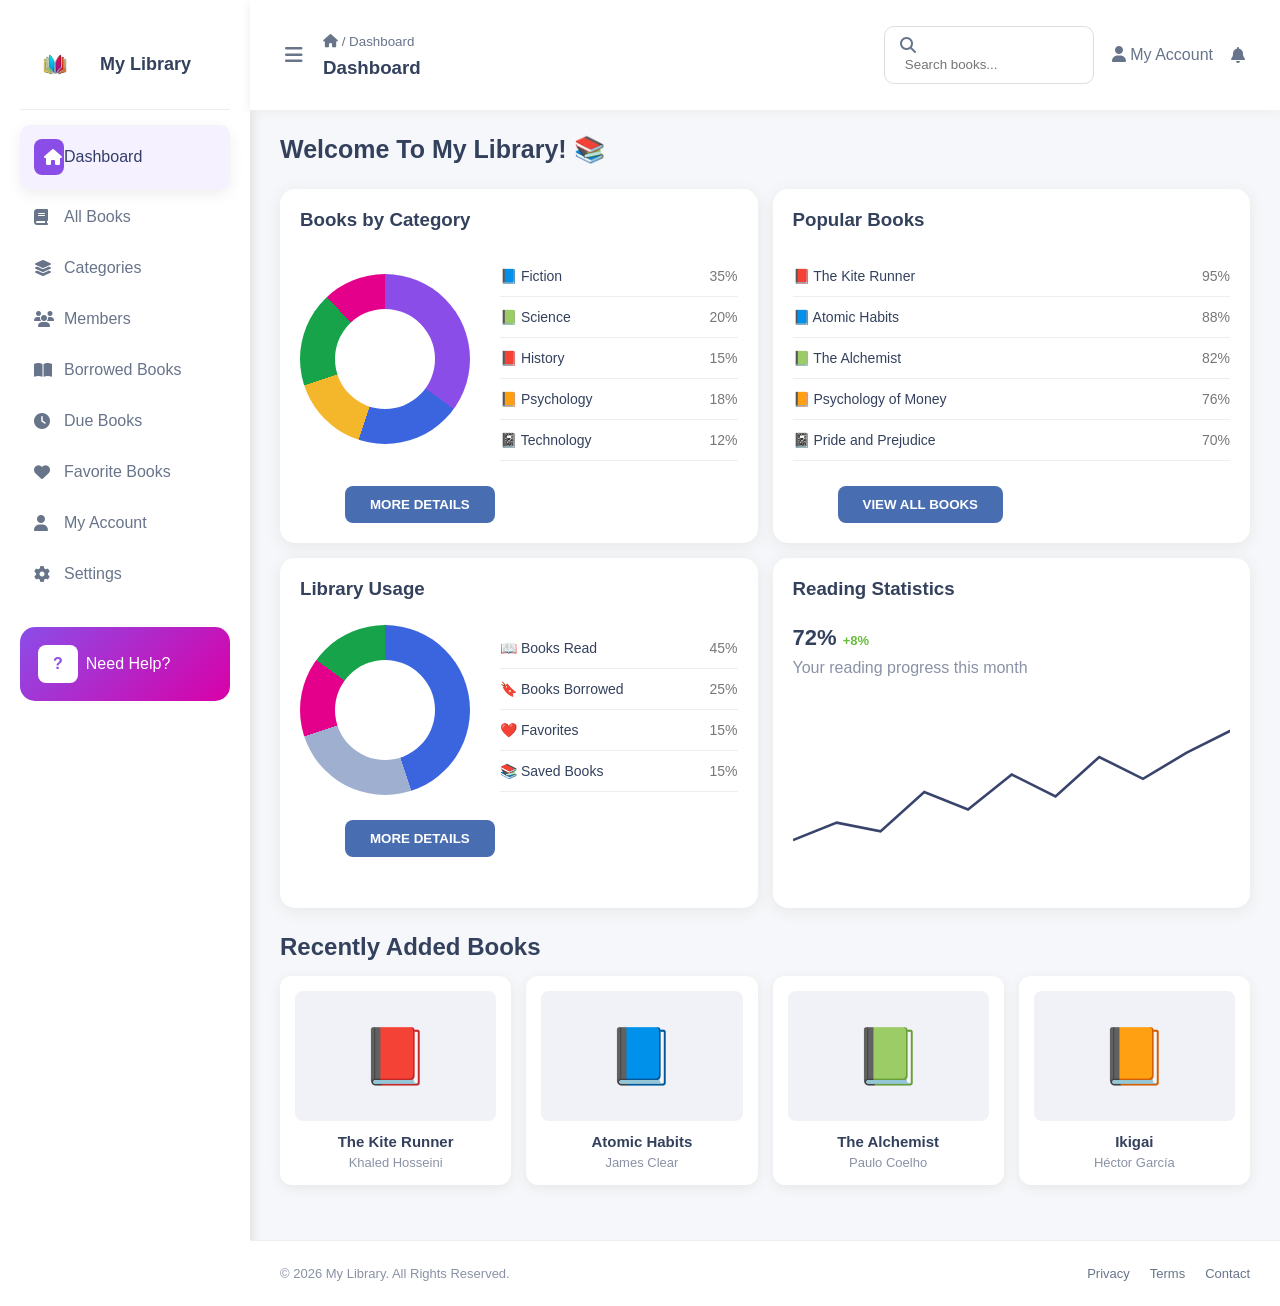
<file: index.html>
<!DOCTYPE html>
<html lang="en">

<head>
    <meta charset="UTF-8">
    <meta name="viewport" content="width=device-width, initial-scale=1.0">

    <title>My Library Dashboard</title>

    <link rel="stylesheet" href="style.css">

    <link rel="stylesheet"
        href="https://cdnjs.cloudflare.com/ajax/libs/font-awesome/6.5.2/css/all.min.css">
</head>

<body>

<div class="dashboard">

    <!-- Sidebar -->
    <aside class="sidebar">

        <div class="logo">
            <img src="book_img.png" alt="Library Logo" class="logo-img">
            <h3>My Library</h3>
        </div>

        <nav>

            <a href="#" class="active">
                <i class="fa-solid fa-house"></i>
                <span>Dashboard</span>
            </a>

            <a href="#">
                <i class="fa-solid fa-book"></i>
                <span>All Books</span>
            </a>

            <a href="#">
                <i class="fa-solid fa-layer-group"></i>
                <span>Categories</span>
            </a>

            <a href="#">
                <i class="fa-solid fa-users"></i>
                <span>Members</span>
            </a>

            <a href="#">
                <i class="fa-solid fa-book-open"></i>
                <span>Borrowed Books</span>
            </a>

            <a href="#">
                <i class="fa-solid fa-clock"></i>
                <span>Due Books</span>
            </a>

            <a href="#">
                <i class="fa-solid fa-heart"></i>
                <span>Favorite Books</span>
            </a>

            <a href="#">
                <i class="fa-solid fa-user"></i>
                <span>My Account</span>
            </a>

            <a href="#">
                <i class="fa-solid fa-gear"></i>
                <span>Settings</span>
            </a>

        </nav>

        <div class="help">
            <b>?</b>
            <span>Need Help?</span>
        </div>

    </aside>


    <!-- Main -->
    <main class="main">

        <!-- Header -->
        <header>

            <div class="header-left">

                <button id="menu">
                    <i class="fa-solid fa-bars"></i>
                </button>

                <div>
                    <small>
                        <i class="fa-solid fa-house"></i>
                        / Dashboard
                    </small>

                    <h3>Dashboard</h3>
                </div>

            </div>


            <div class="header-right">

                <div class="search">

                    <i class="fa-solid fa-magnifying-glass"></i>

                    <input
                        type="text"
                        id="search"
                        placeholder="Search books..."
                    >

                </div>

                <span class="account">
                    <i class="fa-solid fa-user"></i>
                    My Account
                </span>

                <i class="fa-solid fa-bell notification"></i>

            </div>

        </header>


        <!-- Dashboard Content -->
        <section class="content">

            <h1>Welcome To My Library! 📚</h1>


            <!-- Cards -->
            <div class="cards">

                <!-- Books by Category -->
                <div class="card">

                    <h3>Books by Category</h3>

                    <div class="chart-row">

                        <div class="donut donut1">
                            <div></div>
                        </div>

                        <div class="list">

                            <p>
                                📘 Fiction
                                <span>35%</span>
                            </p>

                            <p>
                                📗 Science
                                <span>20%</span>
                            </p>

                            <p>
                                📕 History
                                <span>15%</span>
                            </p>

                            <p>
                                📙 Psychology
                                <span>18%</span>
                            </p>

                            <p>
                                📓 Technology
                                <span>12%</span>
                            </p>

                        </div>

                    </div>

                    <button>MORE DETAILS</button>

                </div>


                <!-- Popular Books -->
                <div class="card">

                    <h3>Popular Books</h3>

                    <div class="book-list">

                        <p>
                            📕 The Kite Runner
                            <span>95%</span>
                        </p>

                        <p>
                            📘 Atomic Habits
                            <span>88%</span>
                        </p>

                        <p>
                            📗 The Alchemist
                            <span>82%</span>
                        </p>

                        <p>
                            📙 Psychology of Money
                            <span>76%</span>
                        </p>

                        <p>
                            📓 Pride and Prejudice
                            <span>70%</span>
                        </p>

                    </div>

                    <button>VIEW ALL BOOKS</button>

                </div>


                <!-- Library Usage -->
                <div class="card">

                    <h3>Library Usage</h3>

                    <div class="chart-row">

                        <div class="donut donut2">
                            <div></div>
                        </div>

                        <div class="list">

                            <p>
                                📖 Books Read
                                <span>45%</span>
                            </p>

                            <p>
                                🔖 Books Borrowed
                                <span>25%</span>
                            </p>

                            <p>
                                ❤️ Favorites
                                <span>15%</span>
                            </p>

                            <p>
                                📚 Saved Books
                                <span>15%</span>
                            </p>

                        </div>

                    </div>

                    <button>MORE DETAILS</button>

                </div>


                <!-- Reading Statistics -->
                <div class="card reading">

                    <h3>Reading Statistics</h3>

                    <h2>
                        72%
                        <span>+8%</span>
                    </h2>

                    <p class="subtitle">
                        Your reading progress this month
                    </p>

                    <div class="line-chart">

                        <svg viewBox="0 0 500 180">

                            <polyline
                                points="
                                0,145
                                50,125
                                100,135
                                150,90
                                200,110
                                250,70
                                300,95
                                350,50
                                400,75
                                450,45
                                500,20
                                "
                                fill="none"
                                stroke="#39446d"
                                stroke-width="3"
                            />

                        </svg>

                    </div>

                </div>

            </div>


            <!-- Recently Added Books -->
            <div class="books-section">

                <h2>Recently Added Books</h2>

                <div class="books">

                    <div class="book">

                        <div class="cover">📕</div>

                        <h3>The Kite Runner</h3>

                        <p>Khaled Hosseini</p>

                    </div>


                    <div class="book">

                        <div class="cover">📘</div>

                        <h3>Atomic Habits</h3>

                        <p>James Clear</p>

                    </div>


                    <div class="book">

                        <div class="cover">📗</div>

                        <h3>The Alchemist</h3>

                        <p>Paulo Coelho</p>

                    </div>


                    <div class="book">

                        <div class="cover">📙</div>

                        <h3>Ikigai</h3>

                        <p>Héctor García</p>

                    </div>

                </div>

            </div>

        </section>


        <!-- Footer -->
        <footer class="footer">

            <div>
                <p>© 2026 My Library. All Rights Reserved.</p>
            </div>

            <div class="footer-links">
                <a href="#">Privacy</a>
                <a href="#">Terms</a>
                <a href="#">Contact</a>
            </div>

        </footer>

    </main>

</div>


<script src="script.js"></script>

</body>
</html>
</file>
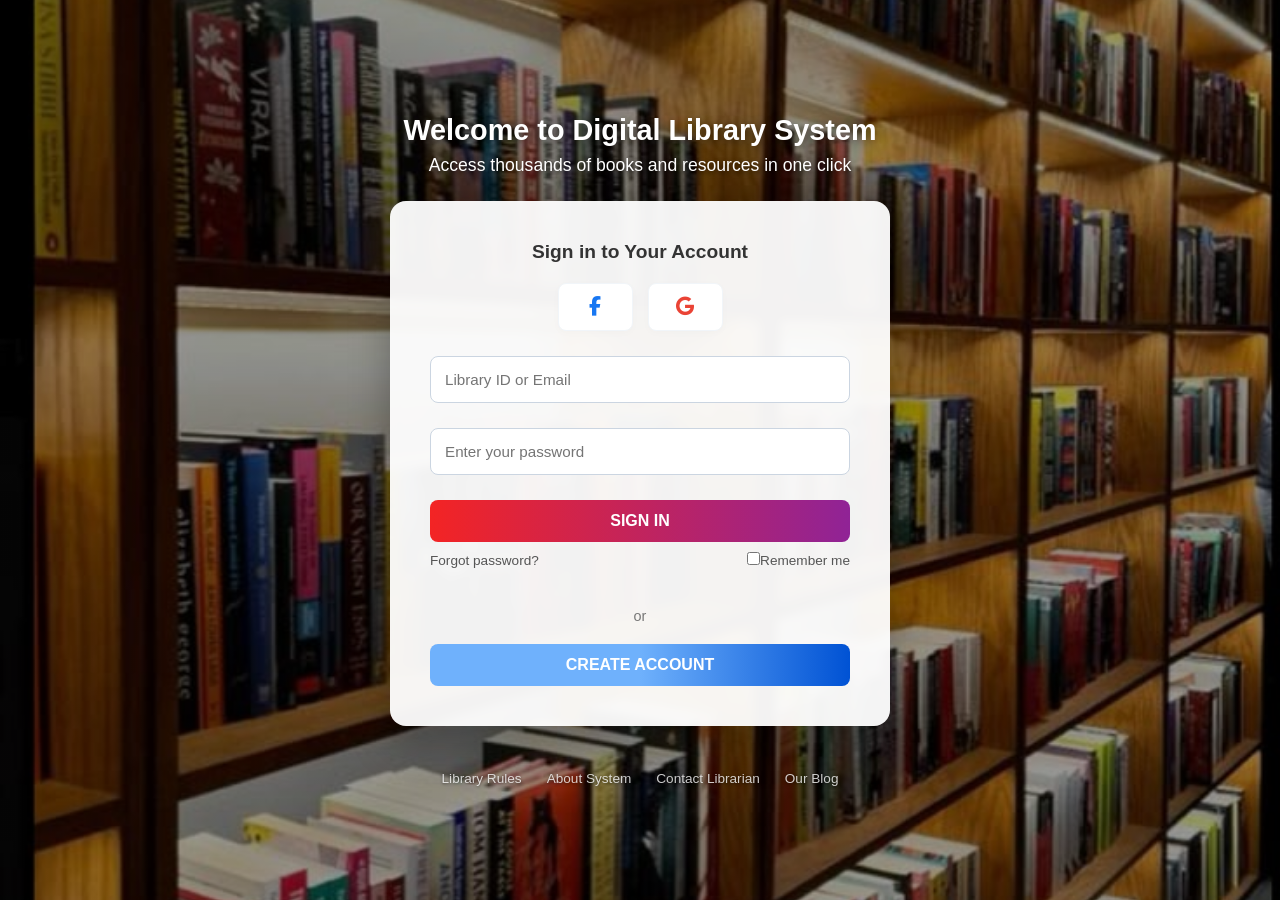
<file: login.html>
<!DOCTYPE html>
<html lang="en">
<head>
    <meta charset="UTF-8">
    <meta name="viewport" content="width=device-width, initial-scale=1.0">
    <title>Login - Digital Library System</title>
    <link rel="stylesheet" href="./login.css">
    <link rel="stylesheet" href="https://cdnjs.cloudflare.com/ajax/libs/font-awesome/6.5.1/css/all.min.css">
</head>
<body>

    <div class="main-container">
        <div class="welcome-section">
            <h1>Welcome to Digital Library System</h1>
            <p>Access thousands of books and resources in one click</p>
        </div>

        <div class="login-card">
            <h2>Sign in to Your Account</h2>
            <div class="social-buttons">
                <button class="social-btn fb"><i class="fab fa-facebook-f"></i></button>
                <button class="social-btn google"><i class="fab fa-google"></i></button>
            </div>
            <form id="login-form">
                <input type="text" id="email" placeholder="Library ID or Email" required>
                <input type="password" id="password" placeholder="Enter your password" required>
                <button type="submit" class="btn-submit">SIGN IN</button>
                   <div class="form-helpers">
                    <a href="#">Forgot password?</a>
                    <label><input type="checkbox">Remember me</label>
                   </div>
                   </form>
            <div class="or-divider">or</div>
                <button class="btn-register">CREATE ACCOUNT</button>
                </div>

        <div class="footer-links">
            <a href="#">Library Rules</a>
            <a href="#">About System</a>
            <a href="#">Contact Librarian</a>
            <a href="#">Our Blog</a>
        </div>
    </div>
    <script src="login.js"></script>

</body>
</html>
</file>
<file: style.css>
* {
    margin: 0;
    padding: 0;
    box-sizing: border-box;
}

body {
    font-family: Arial, sans-serif;
    background: #f5f7fa;
    color: #34415d;
}

.dashboard {
    display: flex;
    min-height: 100vh;
}

.sidebar {
    width: 250px;
    background: white;
    padding: 20px;
    box-shadow: 2px 0 10px #ddd;
    flex-shrink: 0;

    transition:
        width 0.3s ease,
        padding 0.3s ease,
        left 0.3s ease;
}

.sidebar.collapsed {
    width: 0;
    padding: 0;
    overflow: hidden;
}

.logo {
    min-height: 90px;
    display: flex;
    align-items: center;
    gap: 10px;

    border-bottom: 1px solid #eee;
    margin-bottom: 15px;
}

.logo-img {
    width: 70px;
    height: 70px;
    object-fit: contain;
}

.logo h3 {
    font-size: 18px;
}

nav a {
    display: flex;
    align-items: center;

    padding: 14px;
    margin: 5px 0;

    text-decoration: none;
    color: #68748a;

    border-radius: 10px;

    transition: 0.3s;
}

nav a i {
    width: 30px;
    font-size: 16px;
}

nav a:hover,
nav .active {
    background: #f5f1ff;
    color: #333c68;

    box-shadow: 0 5px 15px #eee;
}

nav .active i {
    background: #8b4de8;
    color: white;

    padding: 10px;
    border-radius: 8px;
}

.help {
    margin-top: 30px;
    padding: 18px;

    min-height: 70px;

    border-radius: 15px;

    background: linear-gradient(
        135deg,
        #8b4de8,
        #d900a8
    );

    color: white;

    display: flex;
    align-items: center;
}

.help b {
    background: white;
    color: #8b4de8;

    padding: 10px 15px;

    border-radius: 8px;

    margin-right: 8px;
}

.main {
    flex: 1;
    min-width: 0;
}

header {
    min-height: 110px;

    background: white;

    display: flex;
    align-items: center;
    justify-content: space-between;

    padding: 20px 35px;

    box-shadow: 0 2px 10px #eee;
}

.header-left {
    display: flex;
    align-items: center;
    gap: 20px;
}

.header-left small {
    color: #68748a;
}

.header-left h3 {
    margin-top: 7px;
}

#menu {
    border: none;
    background: none;

    font-size: 20px;

    cursor: pointer;

    color: #68748a;
}

.header-right {
    display: flex;
    align-items: center;

    gap: 18px;
}

.search {
    width: 210px;

    padding: 10px 15px;

    border: 1px solid #ddd;

    border-radius: 10px;

    background: white;
}

.search i {
    color: #68748a;
}

.search input {
    width: 160px;

    border: none;
    outline: none;

    margin-left: 5px;
}


.account {
    color: #68748a;
}


.notification {
    color: #68748a;
    cursor: pointer;
}

.content {
    padding: 25px 30px;
}

.content > h1 {
    margin-bottom: 25px;

    font-size: 25px;
}


.cards {
    display: grid;

    grid-template-columns: 1fr 1fr;

    gap: 15px;
}

.card {
    background: white;

    border-radius: 15px;

    padding: 20px;

    min-height: 350px;

    box-shadow: 0 3px 15px #e7e7e7;
}

.card h3 {
    margin-bottom: 25px;
}


.chart-row {
    display: flex;
    align-items: center;

    gap: 30px;
}

.donut {
    width: 170px;
    height: 170px;

    border-radius: 50%;

    display: flex;
    align-items: center;
    justify-content: center;

    flex-shrink: 0;
}

.donut div {
    width: 100px;
    height: 100px;

    background: white;

    border-radius: 50%;
}

.donut1 {
    background: conic-gradient(
        #8b4de8 0 35%,
        #3b65df 35% 55%,
        #f4b72b 55% 70%,
        #16a34a 70% 88%,
        #e5008c 88%
    );
}


.donut2 {
    background: conic-gradient(
        #3b65df 0 45%,
        #9eafd0 45% 70%,
        #e5008c 70% 85%,
        #16a34a 85%
    );
}


.list {
    flex: 1;
}

.list p,
.book-list p {
    border-bottom: 1px solid #eee;

    padding: 12px 0;

    font-size: 14px;
}

.list span,
.book-list span {
    float: right;

    color: #777;
}


.card button {
    margin-top: 25px;
    margin-left: 45px;

    border: none;

    background: #496db1;

    color: white;

    padding: 11px 25px;

    border-radius: 8px;

    cursor: pointer;

    font-weight: bold;

    transition: 0.3s;
}

.card button:hover {
    background: #7d92bb;
}

.reading h2 {
    font-size: 22px;
}

.reading h2 span {
    color: #68bd3c;

    font-size: 13px;
}

.subtitle {
    margin-top: 8px;

    color: #8992a5;
}

.line-chart {
    margin-top: 25px;
}

.line-chart svg {
    width: 100%;
    height: 180px;
}
.books-section {
    margin-top: 25px;
}

.books-section h2 {
    margin-bottom: 15px;
}

.books {
    display: grid;

    grid-template-columns:
        repeat(4, 1fr);

    gap: 15px;
}

.book {
    background: white;

    padding: 15px;

    border-radius: 12px;

    text-align: center;

    box-shadow: 0 3px 12px #e7e7e7;

    transition: 0.3s;
}

.book:hover {
    transform: translateY(-5px);
}

.cover {
    height: 130px;

    background: #f1f2f7;

    border-radius: 8px;

    display: flex;
    align-items: center;
    justify-content: center;

    font-size: 55px;

    margin-bottom: 12px;
}

.book h3 {
    font-size: 15px;

    margin-bottom: 5px;
}

.book p {
    color: #8992a5;

    font-size: 13px;
}


.footer {
    margin-top: 30px;

    padding: 25px 30px;

    background: white;

    border-top: 1px solid #eee;

    display: flex;

    justify-content: space-between;

    align-items: center;

    color: #8992a5;

    font-size: 13px;
}

.footer-links {
    display: flex;

    gap: 20px;
}

.footer-links a {
    text-decoration: none;

    color: #68748a;
}

.footer-links a:hover {
    color: #8b4de8;
}

@media (max-width: 1000px) {

    .sidebar {
        width: 210px;
    }

    .books {
        grid-template-columns:
            repeat(2, 1fr);
    }

    .header-right .account {
        display: none;
    }
}

@media (max-width: 750px) {

    /* Sidebar */

    .sidebar {
        position: fixed;

        left: -250px;
        top: 0;

        width: 250px;

        height: 100vh;

        padding: 20px;

        z-index: 1000;

        transition: left 0.3s ease;

        overflow-y: auto;
    }

    .sidebar.show {
        left: 0;
    }

    header {
        padding: 15px;
    }

    .content {
        padding: 15px;
    }

    .cards {
        grid-template-columns: 1fr;
    }

    .header-right {
        gap: 8px;
    }

    .search {
        width: 150px;
    }

    .search input {
        width: 100px;
    }

    #menu {
        display: block;

        cursor: pointer;
    }

    .footer {
        flex-direction: column;

        gap: 15px;

        text-align: center;
    }
}

@media (max-width: 500px) {

    .books {
        grid-template-columns: 1fr;
    }


    .chart-row {
        flex-direction: column;
    }


    .list {
        width: 100%;
    }


    .content > h1 {
        font-size: 20px;
    }


    .header-right .notification {
        display: none;
    }


    .search {
        width: 130px;
    }


    .search input {
        width: 80px;
    }


    .card button {
        margin-left: 0;
    }
}
</file>
<file: login.css>
* {
    margin: 0;
    padding: 0;
    box-sizing: border-box;
    font-family: Arial, sans-serif;
}

body {
    margin: 0;
    padding: 0;
    min-height: 100vh;
    overflow: hidden;
    display: flex;
    justify-content: center;
    align-items: center;
    background-image: linear-gradient(rgba(0, 0, 0, 0.4), rgba(0, 0, 0, 0.4)), 
                  url('\ imge.jpeg');
    background-size: cover;
    background-position: center;
    background-repeat: no-repeat;
    background-attachment: fixed;
}

.main-container {
    width: 100%;
    max-width: 1200px;
    display: flex;
    flex-direction: column;
    align-items: center;
    justify-content: center;
    padding: 10px;
}

.welcome-section {
    text-align: center;
    color: white;
    margin-bottom: 25px;
}

.welcome-section h1 {
    font-size: 1.8rem;
    margin-bottom: 8px;
    font-weight: bold;
    text-shadow: 0 2px 10px rgba(0, 0, 0, 0.5);
}

.welcome-section p {
    font-size: 1.1rem;
    text-shadow: 0 2px 5px rgba(0, 0, 0, 0.5);
}

.login-card {
    background: rgba(255, 255, 255, 0.95); 
    padding: 40px;
    border-radius: 16px;
    width: 100%;
    max-width: 500px;
    box-shadow: 0 20px 40px rgba(0, 0, 0, 0.3);
    text-align: center;
    backdrop-filter: blur(5px); 
}

.login-card form {
    display: flex;
    flex-direction:column;
    gap:10px;
    width:100%
}
.login-card h2 {
    color: #333;
    font-size: 1.2rem;
    margin-bottom: 20px;
    font-weight: 600;
}

.social-buttons {
    display: flex;
    justify-content: center;
    gap: 15px;
    margin-top: 15px;
    margin-bottom: 25px;
}

.social-btn {
    width: 75px;
    height: 48px;
    border: 1px solid #f1f5f9;
    border-radius: 8px;
    background: #ffffff;
    cursor: pointer;
    font-size: 1.2rem;
    display: flex;
    justify-content: center;
    align-items: center;
    transition: all 0.2s;
    box-shadow: 0 2px 8px rgba(0,0,0,0.02);
}

.social-btn img {
    height: 22px;
    width: auto;
    object-fit: containss;
}

.social-btn:hover {
    border-color: #007bff;
    box-shadow: 0 2px 8px rgba(0,0,0,0.1);
}

.social-btn.fb { color: #1877f2; }
.social-btn.google { color: #ea4335; }

input[type="text"], input[type="password"] {
    width: 100%;
    padding: 14px;
    margin-bottom: 15px;
    border: 1px solid #cbd5e1;
    border-radius: 8px;
    outline: none;
    font-size: 0.95rem;
    transition: border-color 0.2s;
}

input:focus {
    border-color: #631975;
}

.btn-submit {
    width: 100%;
    padding: 12px;
    color: white;
    border: none;
    border-radius: 8px;
    color:white;
    font-weight: bold;
    font-size: 1rem;
    cursor: pointer;
    background: linear-gradient(to right, #f31818f1, #902396);
}

.btn-submit:hover {
    background: #c00688;
}

.form-helpers {
    display: flex;
    justify-content: space-between;
    align-items: center;
    font-size: 0.85rem;
    color: #555;
    margin-bottom: 20px;
}

.form-helpers a {
    color: #555;
    text-decoration: none;
}

.form-helpers a:hover {
    text-decoration: underline;
}

.or-divider {
    margin: 20px 0;
    color: #777;
    font-size: 0.9rem;
}

.btn-register {
    width: 100%;
    padding: 12px;
    background: linear-gradient(to right,#6fb1fc,#6fb1fc, #0052d4 );
    color: white;
    border: none;
    border-radius: 8px;
    font-weight: bold;
    font-size: 1rem;
    cursor: pointer;
}

.btn-register:hover {
    background: #01579b;
}

.footer-links {
    margin-top: 45px;
    display: flex;
    gap: 25px;
    flex-wrap: wrap;
    justify-content: center;
}

.footer-links a {
    color: rgba(255, 255, 255, 0.8);
    text-decoration: none;
    font-size: 0.85rem;
    text-shadow: 0 1px 3px rgba(0,0,0,0.5);
}

.footer-links a:hover {
    color: white;
}

.social-btn {
    display: inline-flex;
    justify-content: center;
    align-items: center;
    cursor: pointer;
}

.social-btn.fb i {
    color: #1877f2;
    font-size: 1.2rem;
}

.social-btn.google i {
    color: #ea4335;
    font-size: 1.2rem;
 }
</file>
